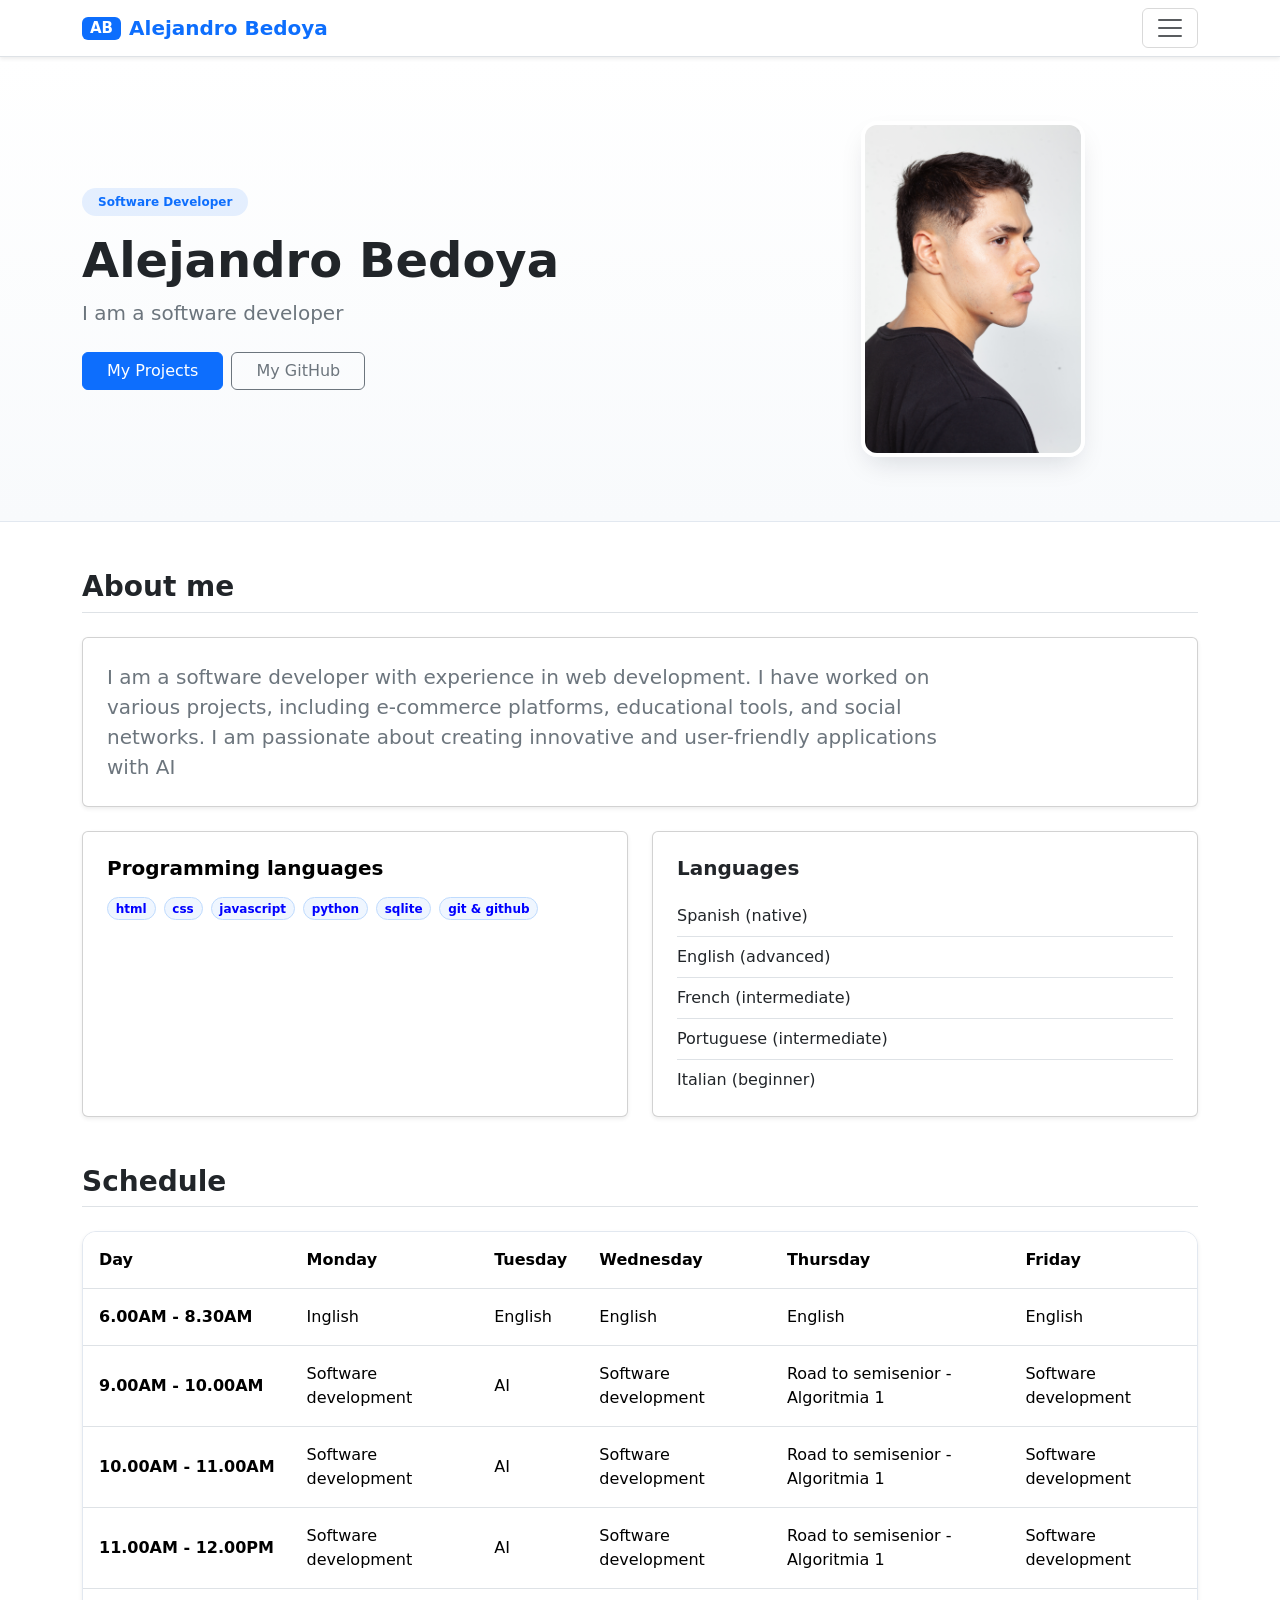
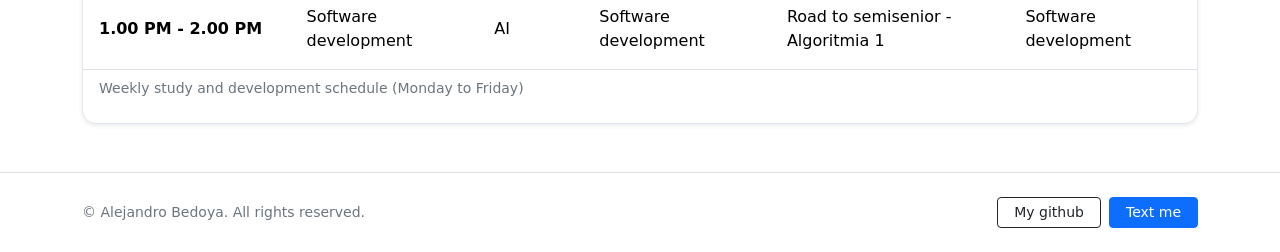
<file: index.html>
<!DOCTYPE html>
<html lang="en">
<head>
    <meta charset="UTF-8">
    <meta name="viewport" content="width=device-width, initial-scale=1.0">
    <meta name="description" content="Personal profile and weekly schedule of Alejandro Bedoya, software developer.">
    <title>Alejandro Bedoya | Personal Profile</title>
    <!-- Bootstrap 5.3 CSS -->
    <link href="https://cdn.jsdelivr.net/npm/bootstrap@5.3.3/dist/css/bootstrap.min.css" rel="stylesheet" integrity="sha384-QWTKZyjpPEjISv5WaRU9OFeRpok6YctnYmDr5pNlyT2bRjXh0JMhjY6hW+ALEwIH" crossorigin="anonymous">
    <!-- Custom CSS -->
    <link rel="stylesheet" href="./resources/css/styles.css">
</head>
<body class="d-flex flex-column min-vh-100">
    <a href="#content" class="visually-hidden-focusable btn btn-primary position-fixed top-0 start-0 m-2 z-3">Skip to main content</a>

    <!-- Top Navbar with Burger Menu -->
    <nav class="navbar navbar-light bg-white border-bottom sticky-top shadow-sm" aria-label="Primary">
        <div class="container">
            <a class="navbar-brand fw-bold text-primary d-flex align-items-center gap-2" href="#">
                <span class="badge bg-primary rounded-2 px-2 py-1">AB</span>
                <span>Alejandro Bedoya</span>
            </a>

            <button class="navbar-toggler"
                    type="button"
                    data-bs-toggle="collapse"
                    data-bs-target="#navbarNav"
                    aria-controls="navbarNav"
                    aria-expanded="false"
                    aria-label="Toggle navigation menu">
                <span class="navbar-toggler-icon"></span>
            </button>

            <div class="collapse navbar-collapse" id="navbarNav">
                <ul class="navbar-nav ms-auto pt-3 pt-lg-2 gap-1">
                    <li class="nav-item">
                        <a class="nav-link fw-medium" href="#about">About me</a>
                    </li>
                    <li class="nav-item">
                        <a class="nav-link fw-medium" href="./projects.html">Projects</a>
                    </li>
                    <li class="nav-item">
                        <a class="nav-link fw-medium" href="#contact">Contact</a>
                    </li>
                </ul>
            </div>
        </div>
    </nav>

    <!-- Header / Hero Section -->
    <header class="hero-section py-5">
        <div class="container py-md-3">
            <div class="row align-items-center g-4">
                <div class="col-md-7 text-center text-md-start">
                    <span class="badge rounded-pill text-bg-primary bg-opacity-10 text-primary fw-semibold px-3 py-2 mb-3">
                        Software Developer
                    </span>
                    <h1 class="display-5 fw-bold mb-2">Alejandro Bedoya</h1>
                    <p class="lead text-secondary mb-4">I am a <strong>software developer</strong></p>
                    <div class="d-flex flex-wrap gap-2 justify-content-center justify-content-md-start">
                        <a href="./projects.html" class="btn btn-primary px-4">My Projects</a>
                        <a href="https://github.com/alejoia20257bedo-byte" target="_blank" rel="noopener noreferrer" class="btn btn-outline-secondary px-4">My GitHub</a>
                    </div>
                </div>
                <div class="col-md-5 text-center">
                    <img src="./resources/images/IMG_3726.JPG"
                         alt="Portrait of Alejandro Bedoya"
                         class="profile-avatar img-fluid"
                         width="3744"
                         height="5616"
                         fetchpriority="high">
                </div>
            </div>
        </div>
    </header>

    <!-- Main Content -->
    <main id="content" class="container my-5 flex-grow-1" tabindex="-1">
        <!-- About Me Section -->
        <section id="about" class="mb-5">
            <h2 class="h3 fw-bold mb-4 pb-2 border-bottom">About me</h2>

            <div class="row g-4">
                <div class="col-12">
                    <div class="card profile-card bg-white shadow-sm">
                        <div class="card-body p-4">
                            <p class="card-text fs-5 text-secondary mb-0">
                                I am a software developer with experience in web development. 
                                I have worked on various projects, including e-commerce platforms, educational tools, and social networks. 
                                I am passionate about creating innovative and user-friendly applications with AI
                            </p>
                        </div>
                    </div>
                </div>

                <!-- Programming Languages -->
                <div id="skills" class="col-md-6">
                    <div class="card profile-card bg-white shadow-sm h-100" style="color: blue;">
                        <div class="card-body p-4">
                            <h3 class="h5 fw-bold mb-3" style="color: black;">Programming languages</h3>
                            <ul class="list-unstyled d-flex flex-wrap gap-2 mb-0" role="list">
                                <li><span class="badge rounded-pill skill-badge" style="color: blue;">html</span></li>
                                <li><span class="badge rounded-pill skill-badge" style="color: blue;">css</span></li>
                                <li><span class="badge rounded-pill skill-badge" style="color: blue;">javascript</span></li>
                                <li><span class="badge rounded-pill skill-badge" style="color: blue;">python</span></li>
                                <li><span class="badge rounded-pill skill-badge" style="color: blue;">sqlite</span></li>
                                <li><span class="badge rounded-pill skill-badge" style="color: blue;">git &amp; github</span></li>
                            </ul>
                        </div>
                    </div>
                </div>

                <!-- Spoken Languages -->
                <div id="languages" class="col-md-6">
                    <div class="card profile-card bg-white shadow-sm h-100">
                        <div class="card-body p-4">
                            <h3 class="h5 fw-bold mb-3">Languages</h3>
                            <ul class="list-group list-group-flush" role="list">
                                <li class="list-group-item px-0">Spanish (native)</li>
                                <li class="list-group-item px-0">English (advanced)</li>
                                <li class="list-group-item px-0">French (intermediate)</li>
                                <li class="list-group-item px-0">Portuguese (intermediate)</li>
                                <li class="list-group-item px-0 border-bottom-0 pb-0">Italian (beginner)</li>
                            </ul>
                        </div>
                    </div>
                </div>
            </div>
        </section>

        <!-- Schedule Section -->
        <section id="schedule">
            <h2 class="h3 fw-bold mb-4 pb-2 border-bottom">Schedule</h2>

            <div tabindex="0" role="region" aria-labelledby="schedule-caption" class="schedule-wrapper shadow-sm">
                <table class="table table-hover align-middle schedule-table">
                    <caption id="schedule-caption" class="px-3 py-2 text-secondary small">
                        Weekly study and development schedule (Monday to Friday)
                    </caption>
                    <thead>
                        <tr>
                            <th scope="col" class="px-3 py-3">Day</th>
                            <th scope="col" class="px-3 py-3">Monday</th>
                            <th scope="col" class="px-3 py-3">Tuesday</th>
                            <th scope="col" class="px-3 py-3">Wednesday</th>
                            <th scope="col" class="px-3 py-3">Thursday</th>
                            <th scope="col" class="px-3 py-3">Friday</th>
                        </tr>
                    </thead>
                    <tbody>
                        <tr>
                            <th scope="row" class="px-3 py-3">6.00AM - 8.30AM</th>
                            <td class="px-3 py-3">Inglish</td>
                            <td class="px-3 py-3">English</td>
                            <td class="px-3 py-3">English</td>
                            <td class="px-3 py-3">English</td>
                            <td class="px-3 py-3">English</td>
                        </tr>
                        <tr>
                            <th scope="row" class="px-3 py-3">9.00AM - 10.00AM</th>
                            <td class="px-3 py-3">Software development</td>
                            <td class="px-3 py-3">AI</td>
                            <td class="px-3 py-3">Software development</td>
                            <td class="px-3 py-3">Road to semisenior - Algoritmia 1</td>
                            <td class="px-3 py-3">Software development</td>
                        </tr>
                        <tr>
                            <th scope="row" class="px-3 py-3">10.00AM - 11.00AM</th>
                            <td class="px-3 py-3">Software development</td>
                            <td class="px-3 py-3">AI</td>
                            <td class="px-3 py-3">Software development</td>
                            <td class="px-3 py-3">Road to semisenior - Algoritmia 1</td>
                            <td class="px-3 py-3">Software development</td>
                        </tr>
                        <tr>
                            <th scope="row" class="px-3 py-3">11.00AM - 12.00PM</th>
                            <td class="px-3 py-3">Software development</td>
                            <td class="px-3 py-3">AI</td>
                            <td class="px-3 py-3">Software development</td>
                            <td class="px-3 py-3">Road to semisenior - Algoritmia 1</td>
                            <td class="px-3 py-3">Software development</td>
                        </tr>
                        <tr>
                            <th scope="row" class="px-3 py-3">1.00 PM - 2.00 PM</th>
                            <td class="px-3 py-3">Software development</td>
                            <td class="px-3 py-3">AI</td>
                            <td class="px-3 py-3">Software development</td>
                            <td class="px-3 py-3">Road to semisenior - Algoritmia 1</td>
                            <td class="px-3 py-3">Software development</td>
                        </tr>
                    </tbody>
                </table>
            </div>
        </section>
    </main>

    <!-- Footer -->
    <footer id="contact" class="bg-white border-top py-4 mt-auto">
        <div class="container d-flex flex-column flex-sm-row align-items-center justify-content-between gap-3">
            <p class="text-secondary small mb-0">&copy; Alejandro Bedoya. All rights reserved.</p>
            <nav class="d-flex gap-2" aria-label="Contact links">
                <a href="https://github.com/alejoia20257bedo-byte" target="_blank" rel="noopener noreferrer" class="btn btn-outline-dark btn-sm px-3">
                    My github
                </a>
                <a href="mailto:[EMAIL_ADDRESS]" class="btn btn-primary btn-sm px-3">
                    Text me
                </a>
            </nav>
        </div>
    </footer>
    <!-- Bootstrap 5.3 JS Bundle -->
    <script src="https://cdn.jsdelivr.net/npm/bootstrap@5.3.3/dist/js/bootstrap.bundle.min.js" integrity="sha384-YvpcrYf0tY3lHB60NNkmXc5s9fDVZLESaAA55NDzOxhy9GkcIdslK1eN7N6jIeHz" crossorigin="anonymous" defer></script>
    <script src="./resources/js/main.js" defer></script>
</body>
</html>
</file>
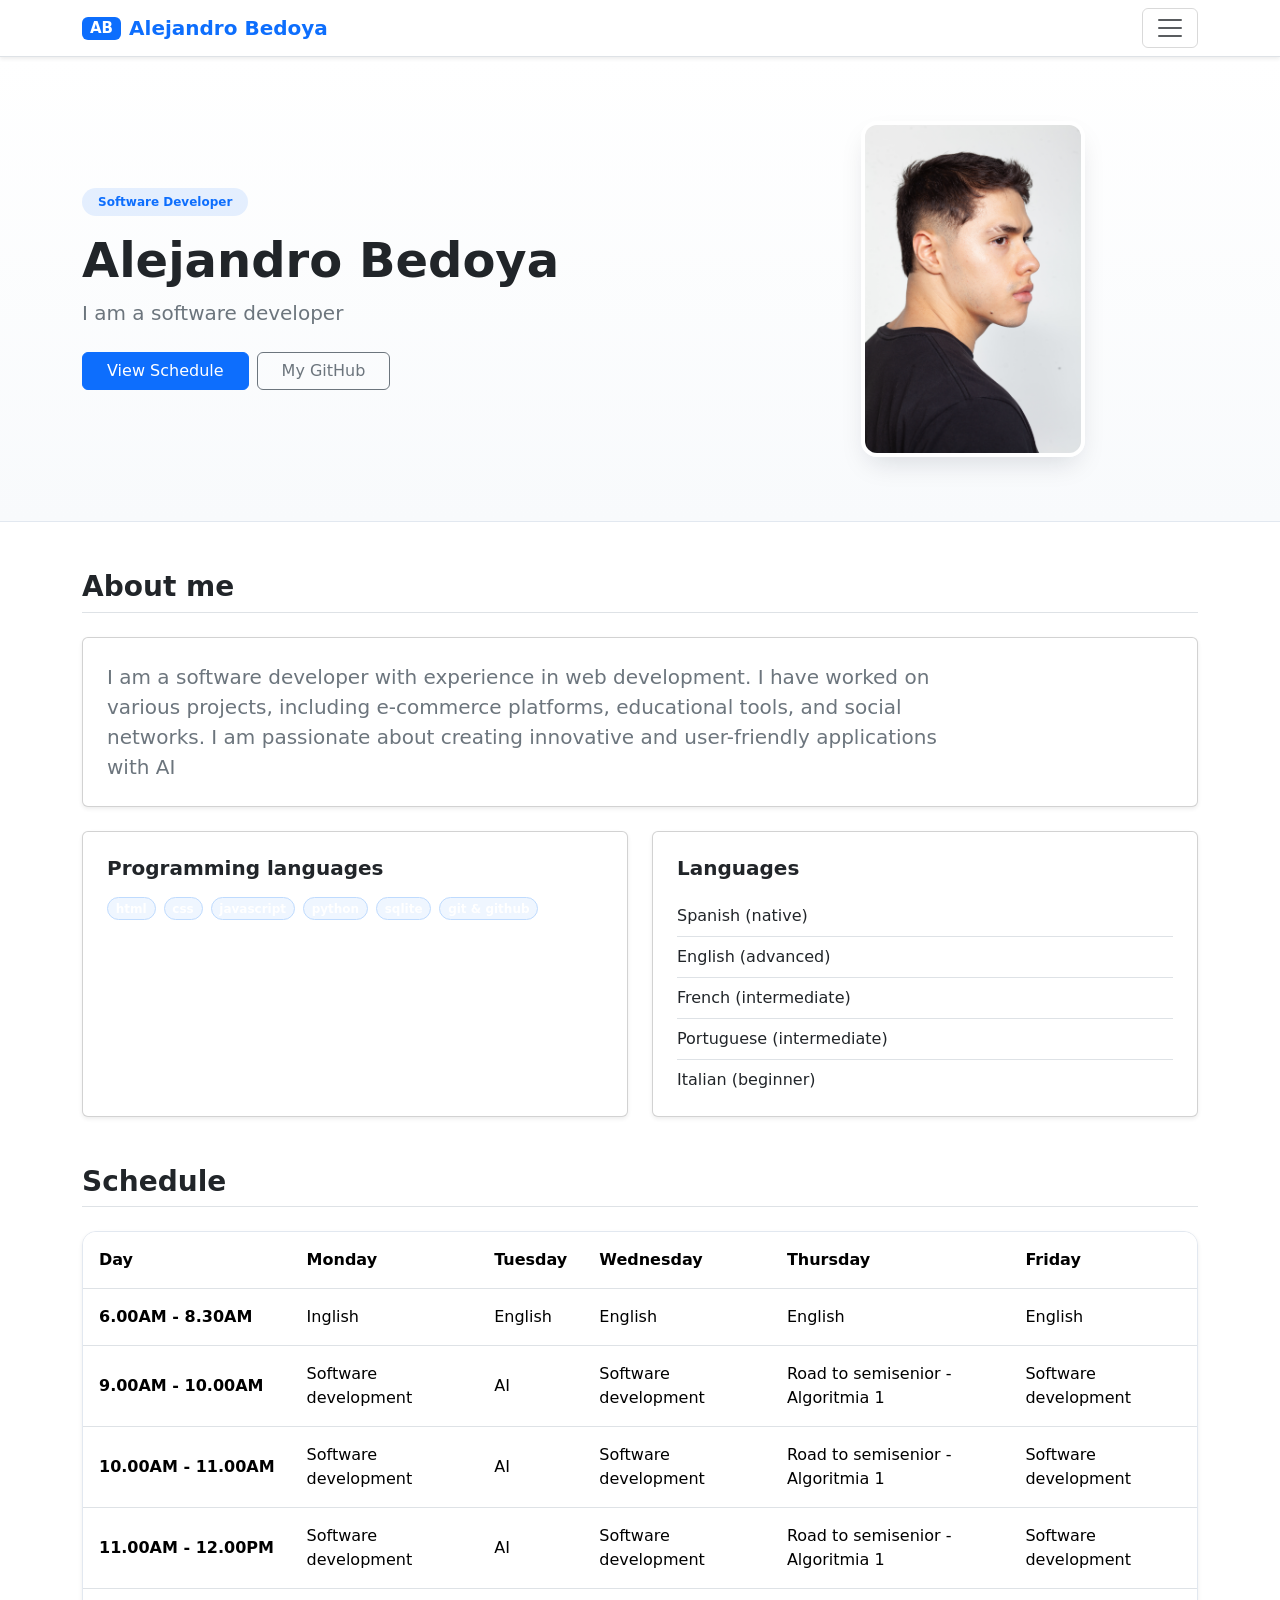
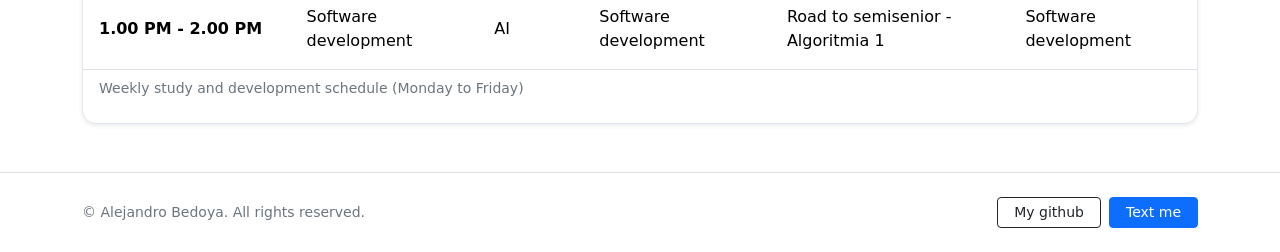
<file: resources/index.html>
<!DOCTYPE html>
<html lang="en">
<head>
    <meta charset="UTF-8">
    <meta name="viewport" content="width=device-width, initial-scale=1.0">
    <meta name="description" content="Personal profile and weekly schedule of Alejandro Bedoya, software developer.">
    <title>Alejandro Bedoya | Personal Profile</title>
    <!-- Bootstrap 5.3 CSS -->
    <link href="https://cdn.jsdelivr.net/npm/bootstrap@5.3.3/dist/css/bootstrap.min.css" rel="stylesheet" integrity="sha384-QWTKZyjpPEjISv5WaRU9OFeRpok6YctnYmDr5pNlyT2bRjXh0JMhjY6hW+ALEwIH" crossorigin="anonymous">
    <!-- Custom CSS -->
    <link rel="stylesheet" href="./css/styles.css">
    <!-- Bootstrap 5.3 JS Bundle -->
    <script src="https://cdn.jsdelivr.net/npm/bootstrap@5.3.3/dist/js/bootstrap.bundle.min.js" integrity="sha384-YvpcrYf0tY3lHB60NNkmXc5s9fDVZLESaAA55NDzOxhy9GkcIdslK1eN7N6jIeHz" crossorigin="anonymous" defer></script>
    <script src="./js/main.js" defer></script>
</head>
<body class="d-flex flex-column min-vh-100">
    <a href="#content" class="visually-hidden-focusable btn btn-primary position-fixed top-0 start-0 m-2 z-3">Skip to main content</a>

    <!-- Top Navbar with Burger Menu -->
    <nav class="navbar navbar-light bg-white border-bottom sticky-top shadow-sm" aria-label="Primary">
        <div class="container">
            <a class="navbar-brand fw-bold text-primary d-flex align-items-center gap-2" href="#">
                <span class="badge bg-primary rounded-2 px-2 py-1">AB</span>
                <span>Alejandro Bedoya</span>
            </a>

            <button class="navbar-toggler"
                    type="button"
                    data-bs-toggle="collapse"
                    data-bs-target="#navbarNav"
                    aria-controls="navbarNav"
                    aria-expanded="false"
                    aria-label="Toggle navigation menu">
                <span class="navbar-toggler-icon"></span>
            </button>

            <div class="collapse navbar-collapse" id="navbarNav">
                <ul class="navbar-nav ms-auto pt-3 pt-lg-2 gap-1">
                    <li class="nav-item">
                        <a class="nav-link fw-medium" href="#about">About me</a>
                    </li>
                    <li class="nav-item">
                        <a class="nav-link fw-medium" href="#skills">Programming languages</a>
                    </li>
                    <li class="nav-item">
                        <a class="nav-link fw-medium" href="#languages">Languages</a>
                    </li>
                    <li class="nav-item">
                        <a class="nav-link fw-medium" href="#schedule">Schedule</a>
                    </li>
                    <li class="nav-item">
                        <a class="nav-link fw-medium" href="#contact">Contact</a>
                    </li>
                </ul>
            </div>
        </div>
    </nav>

    <!-- Header / Hero Section -->
    <header class="hero-section py-5">
        <div class="container py-md-3">
            <div class="row align-items-center g-4">
                <div class="col-md-7 text-center text-md-start">
                    <span class="badge rounded-pill text-bg-primary bg-opacity-10 text-primary fw-semibold px-3 py-2 mb-3">
                        Software Developer
                    </span>
                    <h1 class="display-5 fw-bold mb-2">Alejandro Bedoya</h1>
                    <p class="lead text-secondary mb-4">I am a <strong>software developer</strong></p>
                    <div class="d-flex flex-wrap gap-2 justify-content-center justify-content-md-start">
                        <a href="#schedule" class="btn btn-primary px-4">View Schedule</a>
                        <a href="https://github.com/alejoia20257bedo-byte" target="_blank" rel="noopener noreferrer" class="btn btn-outline-secondary px-4">My GitHub</a>
                    </div>
                </div>
                <div class="col-md-5 text-center">
                    <img src="./images/IMG_3726.JPG"
                         alt="Portrait of Alejandro Bedoya"
                         class="profile-avatar img-fluid"
                         width="3744"
                         height="5616"
                         fetchpriority="high">
                </div>
            </div>
        </div>
    </header>

    <!-- Main Content -->
    <main id="content" class="container my-5 flex-grow-1" tabindex="-1">
        <!-- About Me Section -->
        <section id="about" class="mb-5">
            <h2 class="h3 fw-bold mb-4 pb-2 border-bottom">About me</h2>

            <div class="row g-4">
                <div class="col-12">
                    <div class="card profile-card bg-white shadow-sm">
                        <div class="card-body p-4">
                            <p class="card-text fs-5 text-secondary mb-0">
                                I am a software developer with experience in web development. 
                                I have worked on various projects, including e-commerce platforms, educational tools, and social networks. 
                                I am passionate about creating innovative and user-friendly applications with AI
                            </p>
                        </div>
                    </div>
                </div>

                <!-- Programming Languages -->
                <div id="skills" class="col-md-6">
                    <div class="card profile-card bg-white shadow-sm h-100">
                        <div class="card-body p-4">
                            <h3 class="h5 fw-bold mb-3">Programming languages</h3>
                            <ul class="list-unstyled d-flex flex-wrap gap-2 mb-0" role="list">
                                <li><span class="badge rounded-pill skill-badge">html</span></li>
                                <li><span class="badge rounded-pill skill-badge">css</span></li>
                                <li><span class="badge rounded-pill skill-badge">javascript</span></li>
                                <li><span class="badge rounded-pill skill-badge">python</span></li>
                                <li><span class="badge rounded-pill skill-badge">sqlite</span></li>
                                <li><span class="badge rounded-pill skill-badge">git &amp; github</span></li>
                            </ul>
                        </div>
                    </div>
                </div>

                <!-- Spoken Languages -->
                <div id="languages" class="col-md-6">
                    <div class="card profile-card bg-white shadow-sm h-100">
                        <div class="card-body p-4">
                            <h3 class="h5 fw-bold mb-3">Languages</h3>
                            <ul class="list-group list-group-flush" role="list">
                                <li class="list-group-item px-0">Spanish (native)</li>
                                <li class="list-group-item px-0">English (advanced)</li>
                                <li class="list-group-item px-0">French (intermediate)</li>
                                <li class="list-group-item px-0">Portuguese (intermediate)</li>
                                <li class="list-group-item px-0 border-bottom-0 pb-0">Italian (beginner)</li>
                            </ul>
                        </div>
                    </div>
                </div>
            </div>
        </section>

        <!-- Schedule Section -->
        <section id="schedule">
            <h2 class="h3 fw-bold mb-4 pb-2 border-bottom">Schedule</h2>

            <div tabindex="0" role="region" aria-labelledby="schedule-caption" class="schedule-wrapper shadow-sm">
                <table class="table table-hover align-middle schedule-table">
                    <caption id="schedule-caption" class="px-3 py-2 text-secondary small">
                        Weekly study and development schedule (Monday to Friday)
                    </caption>
                    <thead>
                        <tr>
                            <th scope="col" class="px-3 py-3">Day</th>
                            <th scope="col" class="px-3 py-3">Monday</th>
                            <th scope="col" class="px-3 py-3">Tuesday</th>
                            <th scope="col" class="px-3 py-3">Wednesday</th>
                            <th scope="col" class="px-3 py-3">Thursday</th>
                            <th scope="col" class="px-3 py-3">Friday</th>
                        </tr>
                    </thead>
                    <tbody>
                        <tr>
                            <th scope="row" class="px-3 py-3">6.00AM - 8.30AM</th>
                            <td class="px-3 py-3">Inglish</td>
                            <td class="px-3 py-3">English</td>
                            <td class="px-3 py-3">English</td>
                            <td class="px-3 py-3">English</td>
                            <td class="px-3 py-3">English</td>
                        </tr>
                        <tr>
                            <th scope="row" class="px-3 py-3">9.00AM - 10.00AM</th>
                            <td class="px-3 py-3">Software development</td>
                            <td class="px-3 py-3">AI</td>
                            <td class="px-3 py-3">Software development</td>
                            <td class="px-3 py-3">Road to semisenior - Algoritmia 1</td>
                            <td class="px-3 py-3">Software development</td>
                        </tr>
                        <tr>
                            <th scope="row" class="px-3 py-3">10.00AM - 11.00AM</th>
                            <td class="px-3 py-3">Software development</td>
                            <td class="px-3 py-3">AI</td>
                            <td class="px-3 py-3">Software development</td>
                            <td class="px-3 py-3">Road to semisenior - Algoritmia 1</td>
                            <td class="px-3 py-3">Software development</td>
                        </tr>
                        <tr>
                            <th scope="row" class="px-3 py-3">11.00AM - 12.00PM</th>
                            <td class="px-3 py-3">Software development</td>
                            <td class="px-3 py-3">AI</td>
                            <td class="px-3 py-3">Software development</td>
                            <td class="px-3 py-3">Road to semisenior - Algoritmia 1</td>
                            <td class="px-3 py-3">Software development</td>
                        </tr>
                        <tr>
                            <th scope="row" class="px-3 py-3">1.00 PM - 2.00 PM</th>
                            <td class="px-3 py-3">Software development</td>
                            <td class="px-3 py-3">AI</td>
                            <td class="px-3 py-3">Software development</td>
                            <td class="px-3 py-3">Road to semisenior - Algoritmia 1</td>
                            <td class="px-3 py-3">Software development</td>
                        </tr>
                    </tbody>
                </table>
            </div>
        </section>
    </main>

    <!-- Footer -->
    <footer id="contact" class="bg-white border-top py-4 mt-auto">
        <div class="container d-flex flex-column flex-sm-row align-items-center justify-content-between gap-3">
            <p class="text-secondary small mb-0">&copy; Alejandro Bedoya. All rights reserved.</p>
            <nav class="d-flex gap-2" aria-label="Contact links">
                <a href="https://github.com/alejoia20257bedo-byte" target="_blank" rel="noopener noreferrer" class="btn btn-outline-dark btn-sm px-3">
                    My github
                </a>
                <a href="mailto:[EMAIL_ADDRESS]" class="btn btn-primary btn-sm px-3">
                    Text me
                </a>
            </nav>
        </div>
    </footer>
</body>
</html>
</file>
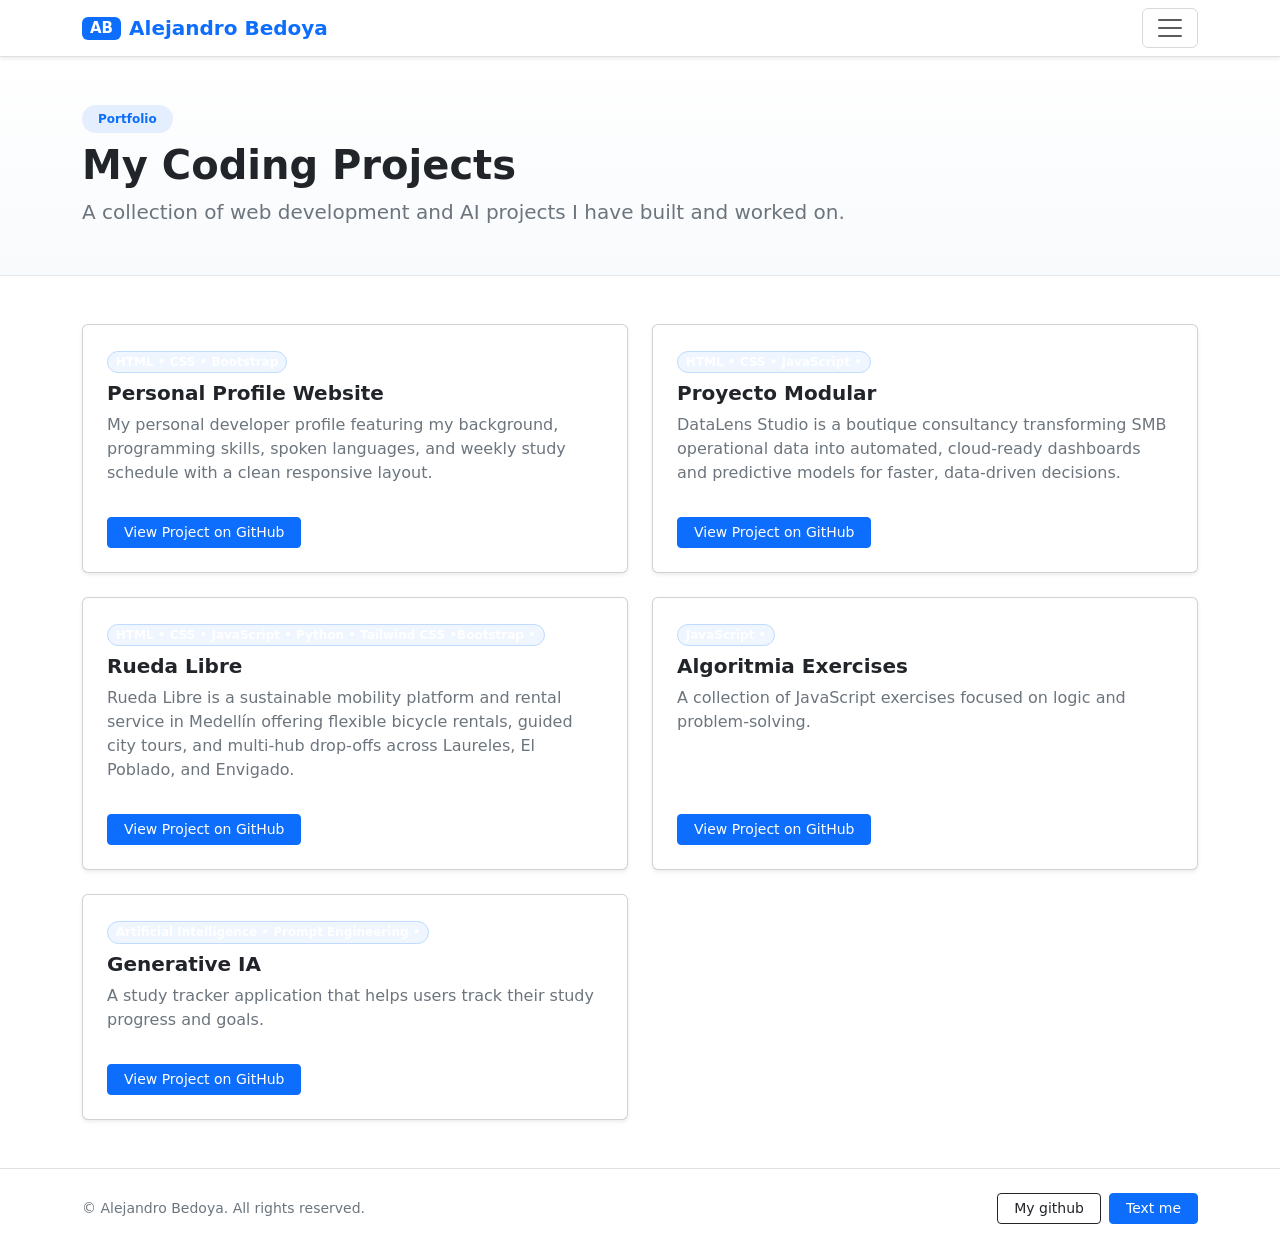
<file: projects.html>
<!DOCTYPE html>
<html lang="en">
<head>
    <meta charset="UTF-8">
    <meta name="viewport" content="width=device-width, initial-scale=1.0">
    <meta name="description" content="Coding projects by Alejandro Bedoya, software developer.">
    <title>Projects | Alejandro Bedoya</title>
    <!-- Bootstrap 5.3 CSS -->
    <link href="https://cdn.jsdelivr.net/npm/bootstrap@5.3.3/dist/css/bootstrap.min.css" rel="stylesheet" integrity="sha384-QWTKZyjpPEjISv5WaRU9OFeRpok6YctnYmDr5pNlyT2bRjXh0JMhjY6hW+ALEwIH" crossorigin="anonymous">
    <!-- Custom CSS -->
    <link rel="stylesheet" href="./resources/css/styles.css">
</head>
<body class="d-flex flex-column min-vh-100">
    <a href="#content" class="visually-hidden-focusable btn btn-primary position-fixed top-0 start-0 m-2 z-3">Skip to main content</a>

    <!-- Top Navbar with Burger Menu -->
    <nav class="navbar navbar-light bg-white border-bottom sticky-top shadow-sm" aria-label="Primary">
        <div class="container">
            <a class="navbar-brand fw-bold text-primary d-flex align-items-center gap-2" href="./index.html">
                <span class="badge bg-primary rounded-2 px-2 py-1">AB</span>
                <span>Alejandro Bedoya</span>
            </a>

            <button class="navbar-toggler"
                    type="button"
                    data-bs-toggle="collapse"
                    data-bs-target="#navbarNav"
                    aria-controls="navbarNav"
                    aria-expanded="false"
                    aria-label="Toggle navigation menu">
                <span class="navbar-toggler-icon"></span>
            </button>

            <div class="collapse navbar-collapse" id="navbarNav">
                <ul class="navbar-nav ms-auto pt-3 pt-lg-2 gap-1">
                    <li class="nav-item">
                        <a class="nav-link fw-medium" href="./index.html#about">About me</a>
                    </li>
                    <li class="nav-item">
                        <a class="nav-link active fw-semibold text-primary" aria-current="page" href="./projects.html">Projects</a>
                    </li>
                    <li class="nav-item">
                        <a class="nav-link fw-medium" href="#contact">Contact</a>
                    </li>
                </ul>
            </div>
        </div>
    </nav>

    <!-- Page Header -->
    <header class="hero-section py-5">
        <div class="container text-center text-md-start">
            <span class="badge rounded-pill text-bg-primary bg-opacity-10 text-primary fw-semibold px-3 py-2 mb-2">
                Portfolio
            </span>
            <h1 class="display-6 fw-bold mb-2">My Coding Projects</h1>
            <p class="lead text-secondary mb-0">
                A collection of web development and AI projects I have built and worked on.
            </p>
        </div>
    </header>

    <!-- Main Content: Projects Section -->
    <main id="content" class="container my-5 flex-grow-1" tabindex="-1">
        <section aria-label="Coding projects">
            <div class="row g-4">
                <!-- Project 1 -->
                <div class="col-md-6">
                    <article class="card profile-card bg-white shadow-sm h-100">
                        <div class="card-body p-4 d-flex flex-column">
                            <div class="mb-2">
                                <span class="badge rounded-pill skill-badge">HTML &bull; CSS &bull; Bootstrap</span>
                            </div>
                            <h2 class="h5 fw-bold mb-2">Personal Profile Website</h2>
                            <p class="card-text text-secondary flex-grow-1">
                                My personal developer profile featuring my background, programming skills, spoken languages, and weekly study schedule with a clean responsive layout.
                            </p>
                            <div class="mt-3">
                                <a href="https://github.com/alejoia20257bedo-byte" target="_blank" rel="noopener noreferrer" class="btn btn-primary btn-sm px-3">
                                    View Project on GitHub
                                </a>
                            </div>
                        </div>
                    </article>
                </div>

                <!-- Project 2 -->
                <div class="col-md-6">
                    <article class="card profile-card bg-white shadow-sm h-100">
                        <div class="card-body p-4 d-flex flex-column">
                            <div class="mb-2">
                                <span class="badge rounded-pill skill-badge">HTML &bull; CSS &bull; JavaScript &bull;</span>
                            </div>
                            <h2 class="h5 fw-bold mb-2">Proyecto Modular</h2>
                            <p class="card-text text-secondary flex-grow-1">
                                DataLens Studio is a boutique consultancy transforming SMB operational data into automated, cloud-ready dashboards and predictive models for faster, data-driven decisions.
                            </p>
                            <div class="mt-3">
                                <a href="https://alejoia20257bedo-byte.github.io/projecto_modular/" target="_blank" rel="noopener noreferrer" class="btn btn-primary btn-sm px-3">
                                    View Project on GitHub
                                </a>
                            </div>
                        </div>
                    </article>
                </div>

                <!-- Project 3 -->
                <div class="col-md-6">
                    <article class="card profile-card bg-white shadow-sm h-100">
                        <div class="card-body p-4 d-flex flex-column">
                            <div class="mb-2">
                                <span class="badge rounded-pill skill-badge">HTML &bull; CSS &bull; JavaScript &bull; Python &bull; Tailwind CSS &bull;Bootstrap &bull;</span>
                            </div>
                            <h2 class="h5 fw-bold mb-2">Rueda Libre</h2>
                            <p class="card-text text-secondary flex-grow-1">
                                Rueda Libre is a sustainable mobility platform and rental service in Medellín offering flexible bicycle rentals, guided city tours, and multi-hub drop-offs across Laureles, El Poblado, and Envigado.
                            </p>
                            <div class="mt-3">
                                <a href="https://alejoia20257bedo-byte.github.io/rueda-libre/" target="_blank" rel="noopener noreferrer" class="btn btn-primary btn-sm px-3">
                                    View Project on GitHub
                                </a>
                            </div>
                        </div>
                    </article>
                </div>

                <!-- Project 4 -->
                <div class="col-md-6">
                    <article class="card profile-card bg-white shadow-sm h-100">
                        <div class="card-body p-4 d-flex flex-column">
                            <div class="mb-2">
                                <span class="badge rounded-pill skill-badge">JavaScript &bull;</span>
                            </div>
                            <h2 class="h5 fw-bold mb-2">Algoritmia Exercises</h2>
                            <p class="card-text text-secondary flex-grow-1">
                                A collection of JavaScript exercises focused on logic and problem-solving.
                            </p>
                            <div class="mt-3">
                                <a href="https://github.com/alejoia20257bedo-byte/algoritmia" target="_blank" rel="noopener noreferrer" class="btn btn-primary btn-sm px-3">
                                    View Project on GitHub
                                </a>
                            </div>
                        </div>
                    </article>
                </div>


                <!-- Project 5 -->
                <div class="col-md-6">
                    <article class="card profile-card bg-white shadow-sm h-100">
                        <div class="card-body p-4 d-flex flex-column">
                            <div class="mb-2">
                                <span class="badge rounded-pill skill-badge">Artificial Intelligence &bull; Prompt Engineering &bull;</span>
                            </div>
                            <h2 class="h5 fw-bold mb-2">Generative IA</h2>
                            <p class="card-text text-secondary flex-grow-1">
                                A study tracker application that helps users track their study progress and goals.
                            </p>
                            <div class="mt-3">
                                <a href="https://github.com/alejoia20257bedo-byte/Generative-IA" target="_blank" rel="noopener noreferrer" class="btn btn-primary btn-sm px-3">
                                    View Project on GitHub
                                </a>
                            </div>
                        </div>
                    </article>
                </div>
            </div>
        </section>
    </main>

    <!-- Footer -->
    <footer id="contact" class="bg-white border-top py-4 mt-auto">
        <div class="container d-flex flex-column flex-sm-row align-items-center justify-content-between gap-3">
            <p class="text-secondary small mb-0">&copy; Alejandro Bedoya. All rights reserved.</p>
            <nav class="d-flex gap-2" aria-label="Contact links">
                <a href="https://github.com/alejoia20257bedo-byte" target="_blank" rel="noopener noreferrer" class="btn btn-outline-dark btn-sm px-3">
                    My github
                </a>
                <a href="mailto:[EMAIL_ADDRESS]" class="btn btn-primary btn-sm px-3">
                    Text me
                </a>
            </nav>
        </div>
    </footer>

    <!-- Bootstrap 5.3 JS Bundle -->
    <script src="https://cdn.jsdelivr.net/npm/bootstrap@5.3.3/dist/js/bootstrap.bundle.min.js" integrity="sha384-YvpcrYf0tY3lHB60NNkmXc5s9fDVZLESaAA55NDzOxhy9GkcIdslK1eN7N6jIeHz" crossorigin="anonymous" defer></script>
    <script src="./resources/js/main.js" defer></script>
</body>
</html>
</file>
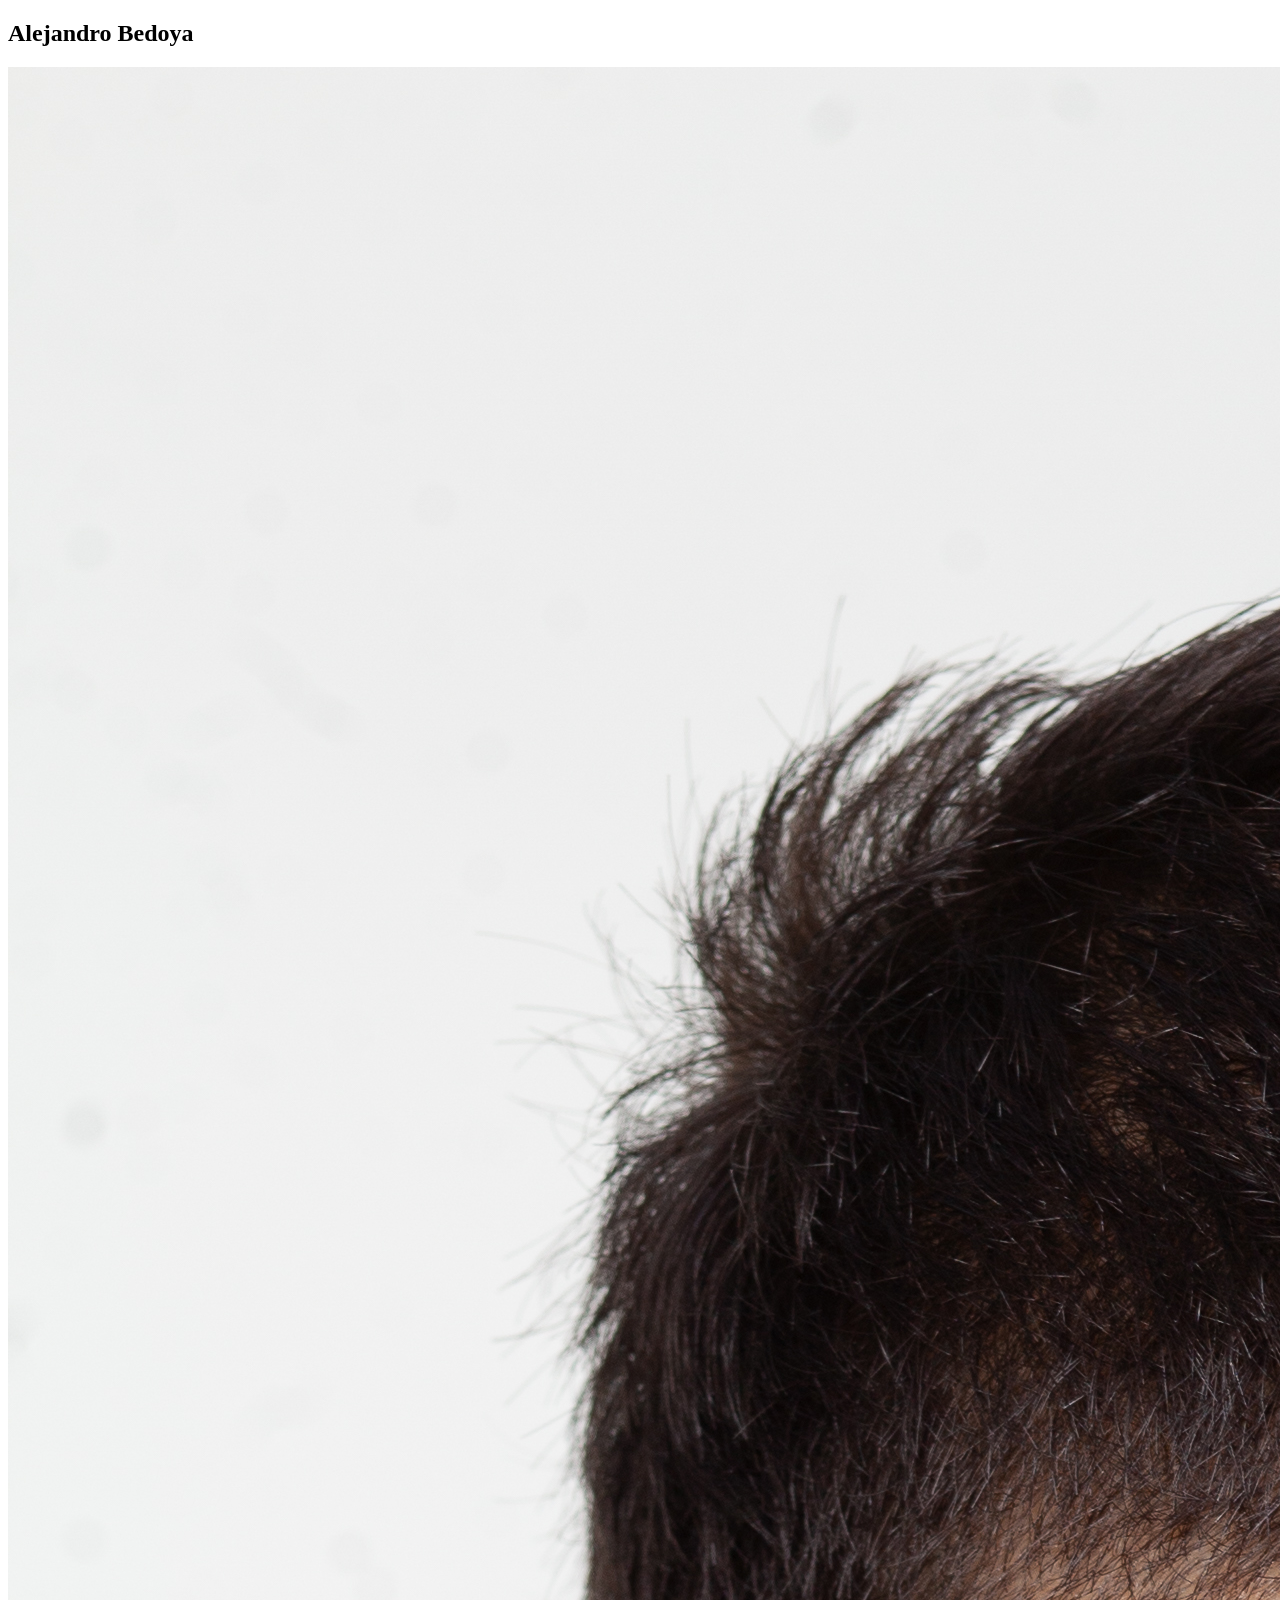
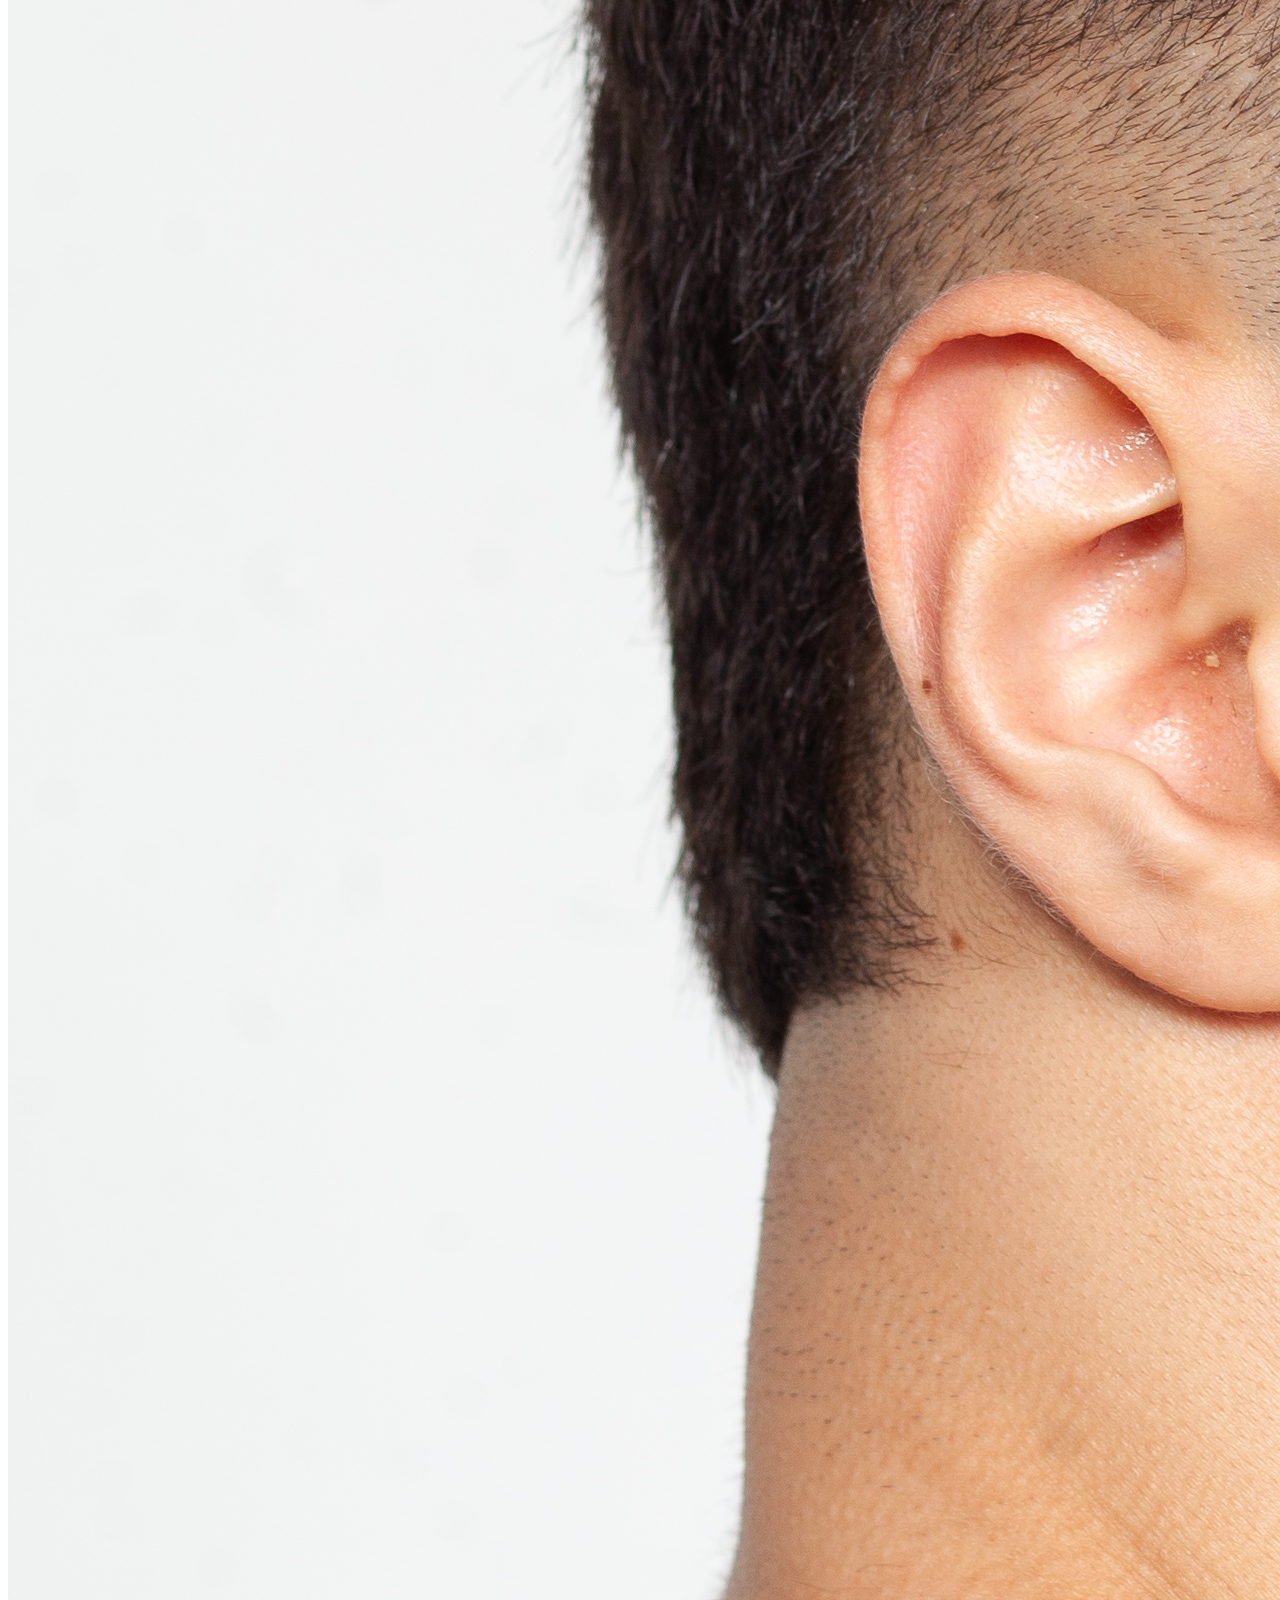
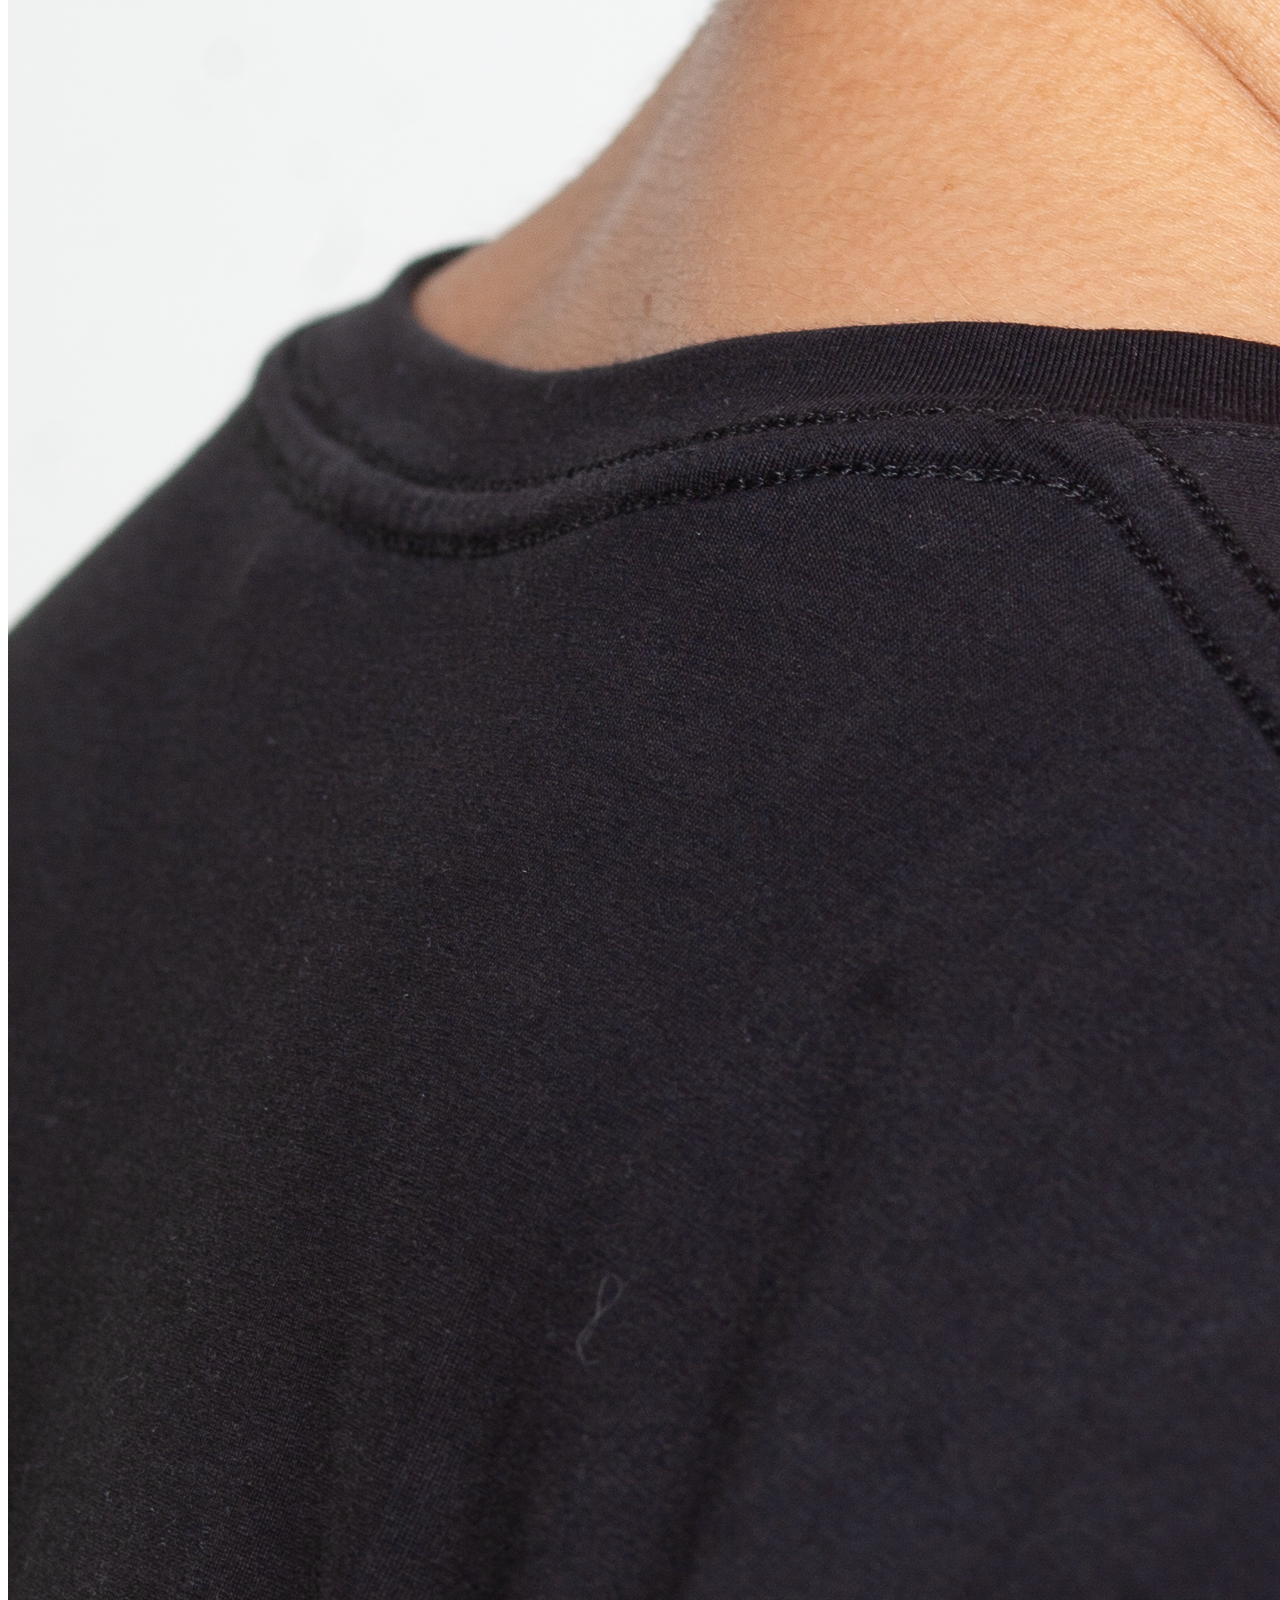
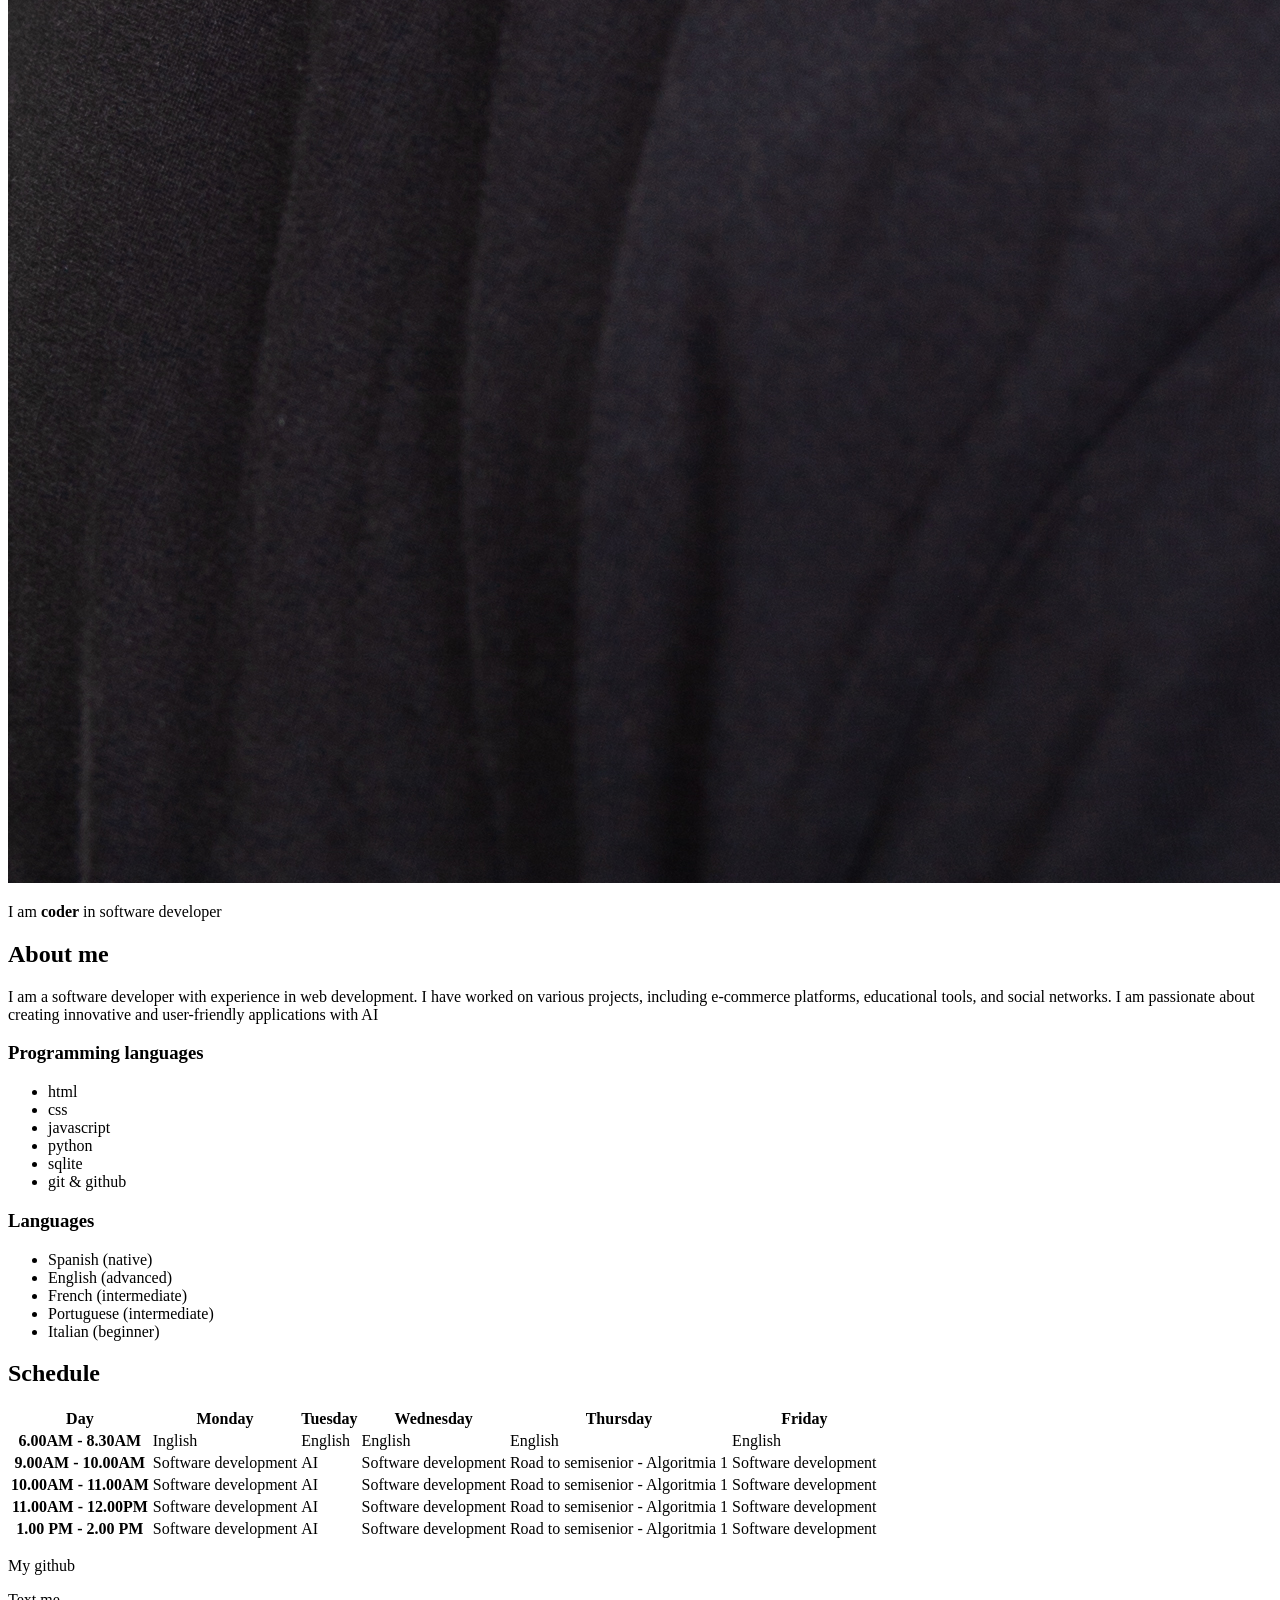
<file: resources/copy.html>
<!DOCTYPE html>
<html lang="en">
<head>
    <meta charset="UTF-8">
    <meta name="viewport" content="width=device-width, initial-scale=1.0">
    <title>Personal profile</title>
</head>
<body>
    <header>
        <nav>
            <h1>Alejandro Bedoya</h1>
            <img src="/resources/images/IMG_3726.JPG" alt="">
            <p>I am <strong>coder</strong> in software developer</p>
        </nav>
    </header>

    <main>
        <section>
            <nav>
                <h2>About me</h2>
                <p>I am a software developer with experience in web development. 
                    I have worked on various projects, including e-commerce platforms, educational tools, and social networks. 
                    I am passionate about creating innovative and user-friendly applications with AI
                </p>

                <h3>Programming languages</h3>

                <ul>
                    <li>html</li>
                    <li>css</li>
                    <li>javascript</li>
                    <li>python</li>
                    <li>sqlite</li>
                    <li>git & github</li>
                </ul>

                <h3>Languages</h3>

                <ul>
                    <li>Spanish (native)</li>
                    <li>English (advanced)</li>
                    <li>French (intermediate)</li>
                    <li>Portuguese (intermediate)</li>
                    <li>Italian (beginner)</li>
                </ul>
            </nav>
        </section>

        <section>
            <h2>Schedule</h2>
            <nav>
                <table>
                    <thead>
                        <tr>
                            <th scope="col">Day</th>
                            <th scope="col">Monday</th>
                            <th scope="col">Tuesday</th>
                            <th scope="col">Wednesday</th>
                            <th scope="col">Thursday</th>
                            <th scope="col">Friday</th>
                        </tr>
                    </thead>
                    <tbody>
                        <tr>
                            <th scope="row">6.00AM - 8.30AM</th>
                            <td>Inglish</td>
                            <td>English</td>
                            <td>English</td>
                            <td>English</td>
                            <td>English</td>
                        </tr>
                        <tr>
                            <th scope="row">9.00AM - 10.00AM</th>
                            <td>Software development</td>
                            <td>AI</td>
                            <td>Software development</td>
                            <td>Road to semisenior - Algoritmia 1</td>
                            <td>Software development</td>
                        </tr>
                        <tr>
                            <th scope="row">10.00AM - 11.00AM</th>
                            <td>Software development</td>
                            <td>AI</td>
                            <td>Software development</td>
                            <td>Road to semisenior - Algoritmia 1</td>
                            <td>Software development</td>
                        </tr>
                        <tr>
                            <th scope="row">11.00AM - 12.00PM</th>
                            <td>Software development</td>
                            <td>AI</td>
                            <td>Software development</td>
                            <td>Road to semisenior - Algoritmia 1</td>
                            <td>Software development</td>
                        </tr>
                        <tr>    
                            <th scope="row">1.00 PM - 2.00 PM</th>
                            <td>Software development</td>
                            <td>AI</td>
                            <td>Software development</td>
                            <td>Road to semisenior - Algoritmia 1</td>
                            <td>Software development</td>
                        </tr>
                    </tbody>
                </table>
            </nav>
        </section>
    </main>

    <footer>
        <nav>
            <p><a href="https://github.com/alejoia20257bedo-byte" target="_blank"></a>My github</p>
            <a href="mailto:[EMAIL_ADDRESS]"></a>Text me
        </nav>
    </footer>
</body>
</html>
</file>
<file: resources/css/styles.css>
@layer custom {
  :root {
    --brand-primary: #2563eb;
    --brand-dark: #1e3a8a;
    --surface-subtle: #f8fafc;
    --border-color: #e2e8f0;
    scroll-padding-block-start: 5rem;
  }

  @media (prefers-reduced-motion: no-preference) {
    html {
      scroll-behavior: smooth;
    }
  }

  body {
    background-color: var(--surface-subtle);
    color: #0f172a;
    line-height: 1.6;
  }

  :where(h1, h2, h3, th) {
    text-wrap: balance;
  }

  p {
    max-inline-size: 70ch;
    text-wrap: pretty;
    overflow-wrap: break-word;
  }

  :where(a:any-link, button, [tabindex="0"]):focus-visible {
    outline: 3px solid var(--brand-primary);
    outline-offset: 3px;
  }

  /* Custom Hero & Portrait */
  .hero-section {
    background: linear-gradient(180deg, #ffffff 0%, var(--surface-subtle) 100%);
    border-block-end: 1px solid var(--border-color);
  }

  .profile-avatar {
    inline-size: min(14rem, 60dvw);
    aspect-ratio: 2 / 3;
    object-fit: cover;
    object-position: center top;
    border-radius: 1rem;
    border: 4px solid #ffffff;
    box-shadow: 0 12px 28px -8px rgb(15 23 42 / 0.15);
  }

  /* Custom Card & Badge Refinements */
  .profile-card {
    border: 1px solid var(--border-color);
    border-radius: 0.875rem;
    transition: transform 0.2s ease, box-shadow 0.2s ease;

    &:hover {
      transform: translateY(-2px);
      box-shadow: 0 10px 24px -8px rgb(15 23 42 / 0.1);
    }
  }

  .skill-badge {
    background-color: #eff6ff;
    color: var(--brand-dark);
    border: 1px solid #bfdbfe;
    font-weight: 600;
    font-size: 0.875rem;
    padding: 0.5rem 0.875rem;
  }

  /* Schedule Table Enhancements */
  .schedule-wrapper {
    border: 1px solid var(--border-color);
    border-radius: 0.875rem;
    overflow: auto;
    background-color: #ffffff;
  }

  .schedule-table {
    margin-block-end: 0;

    & thead th {
      background-color: #f1f5f9;
      color: #1e293b;
      font-weight: 700;
      border-block-end: 2px solid var(--border-color);
      white-space: nowrap;
    }

    & tbody th {
      background-color: #f8fafc;
      color: var(--brand-primary);
      font-weight: 600;
      white-space: nowrap;
    }
  }
}
</file>
